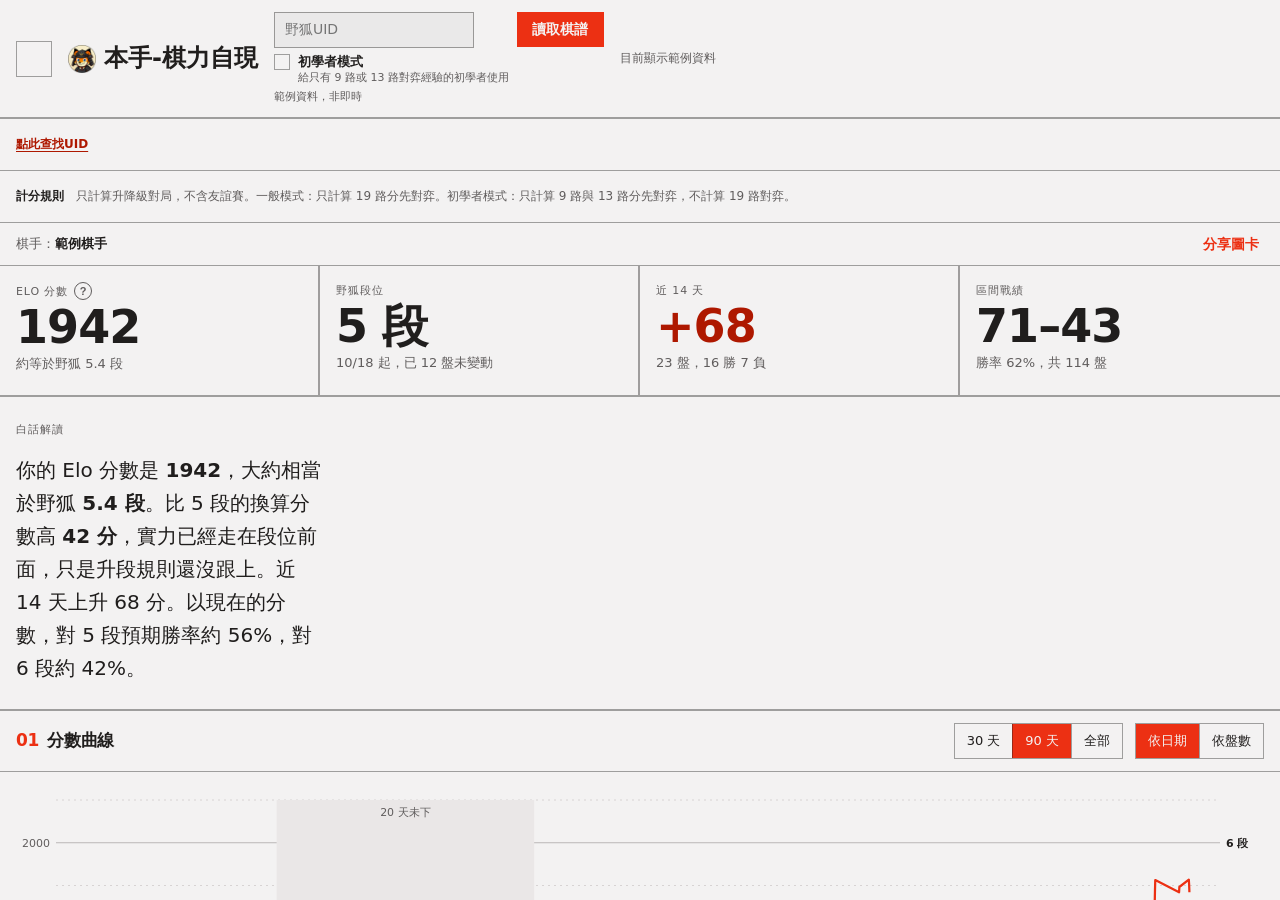
<file: index.html>
<!DOCTYPE html>
<html lang="zh-Hant">
<head>
<meta charset="utf-8">
<meta http-equiv="refresh" content="0; url=野狐棋力追蹤.html">
<link rel="icon" type="image/png" href="benshou-icon.png">
<title>本手-棋力自現</title>
</head>
<body><a href="野狐棋力追蹤.html">開啟本手-棋力自現</a></body>
</html>
</file>
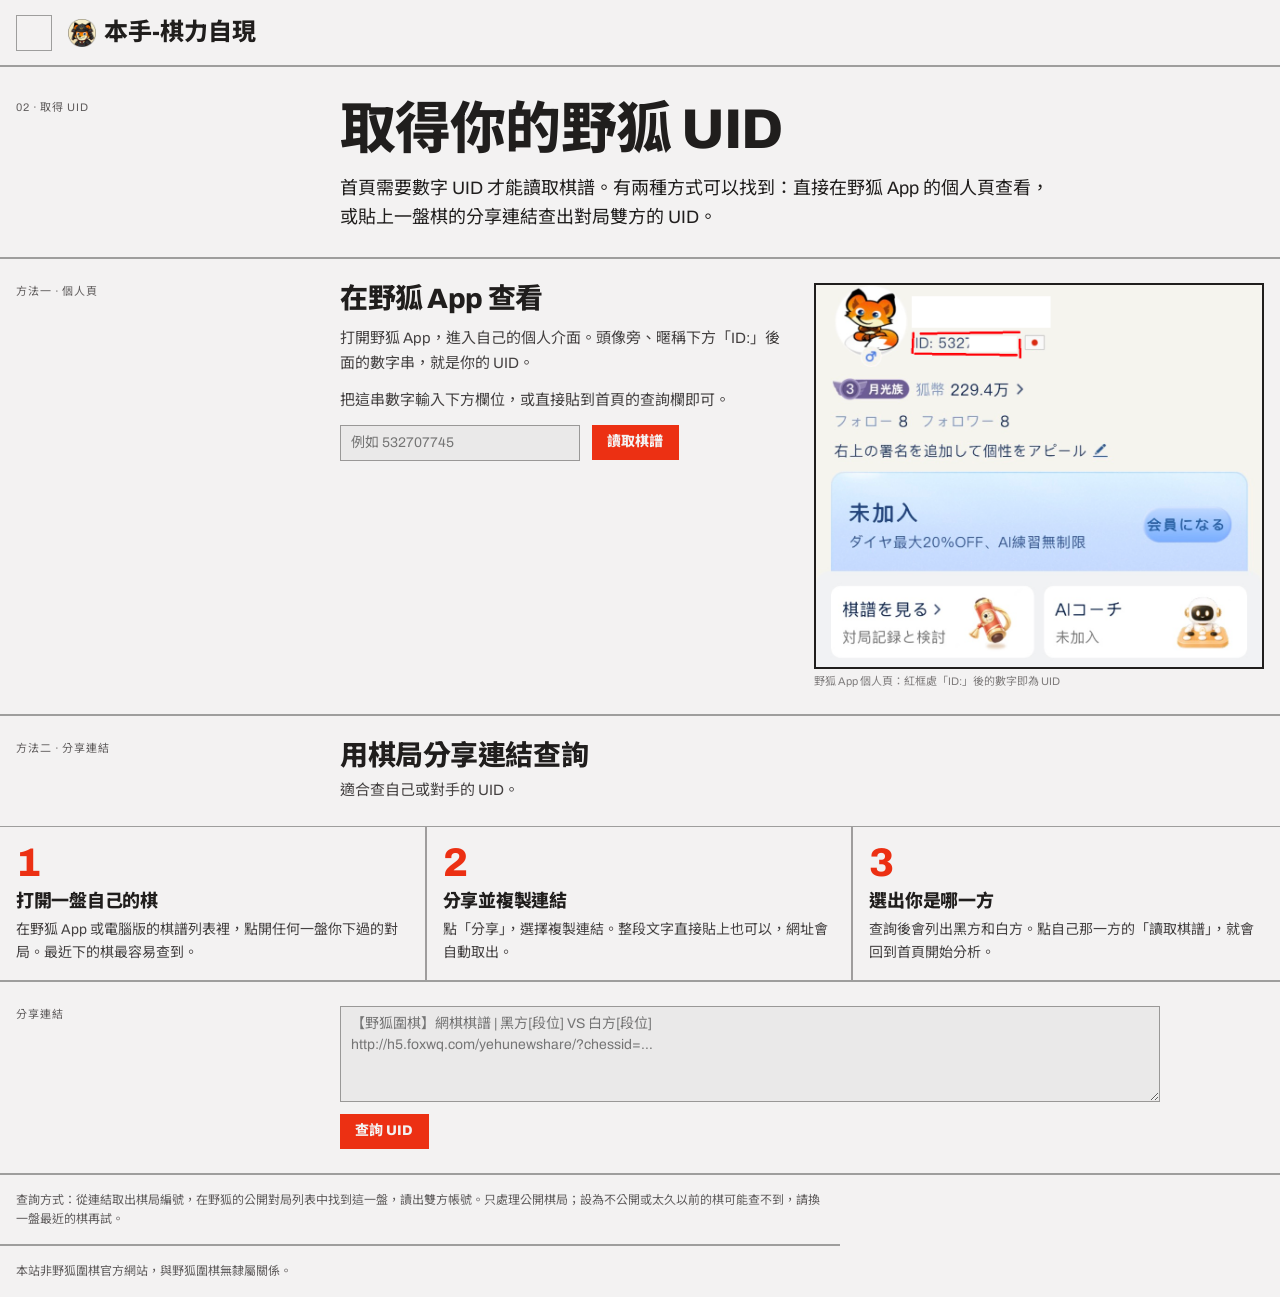
<file: 取得UID.html>
<!doctype html>
<html lang="zh-Hant">
<head>
<meta charset="utf-8">
<meta name="viewport" content="width=device-width, initial-scale=1">
<title>取得 UID — 本手-棋力自現</title>
<link rel="icon" type="image/png" href="benshou-icon.png">
<link rel="apple-touch-icon" href="benshou-icon.png">
<link rel="stylesheet" href="styles.css">
<link rel="stylesheet" href="https://fonts.googleapis.com/css2?family=Noto+Sans+TC:wght@400;600;800&display=swap">
<link rel="stylesheet" href="fox-site.css">
<style>
body,h1,h2,h3,.btn,.input,.nav-brand{font-family:"Archivo","Noto Sans TC",system-ui,sans-serif}
a{color:var(--color-accent-700)}a:hover{color:var(--color-accent-800)}
[hidden]{display:none!important}.btn{white-space:nowrap}
.wrap{max-width:1320px;margin:0 auto}
.lbl{font-size:11px;letter-spacing:.08em;text-transform:uppercase;color:var(--color-neutral-700)}
.head{padding:var(--space-8) var(--space-4) var(--space-6);border-bottom:2px solid var(--color-divider);display:grid;grid-template-columns:minmax(0,1fr) minmax(0,3fr);gap:var(--space-4)}
.head h1{font-size:56px;margin:0 0 var(--space-3)}
.head p{font-size:18px;line-height:1.65;max-width:40em;margin:0;text-wrap:pretty}
.app{display:grid;grid-template-columns:minmax(0,1fr) minmax(0,3fr);gap:var(--space-4);padding:var(--space-6) var(--space-4);border-bottom:2px solid var(--color-divider)}
.app-body{display:grid;grid-template-columns:minmax(0,1fr) minmax(0,1fr);gap:var(--space-6);align-items:start}
.app-text{display:flex;flex-direction:column;gap:var(--space-3)}.app-text h2,.app h2{font-size:28px;margin:0}.app-text p{font-size:15px;line-height:1.65;margin:0;color:var(--color-neutral-800);max-width:32em}
.app-shot img{width:100%;max-width:480px;border:2px solid var(--color-text)}
.cols{display:grid;grid-template-columns:repeat(3,minmax(0,1fr));border-bottom:2px solid var(--color-divider)}
.step{padding:var(--space-4);border-right:2px solid var(--color-divider);display:flex;flex-direction:column;gap:var(--space-2)}
.step:last-child{border-right:0}
.step-n{font-family:var(--font-heading);font-weight:800;font-size:40px;line-height:1;color:var(--color-accent)}
.step h3{font-size:18px;margin:0}
.step p{font-size:14px;line-height:1.6;margin:0;color:var(--color-neutral-800)}
.form{padding:var(--space-6) var(--space-4);border-bottom:2px solid var(--color-divider);display:grid;grid-template-columns:minmax(0,1fr) minmax(0,3fr);gap:var(--space-4)}
.form-main{display:flex;flex-direction:column;gap:var(--space-3);max-width:820px}
.form textarea.input{min-height:96px;font-size:14px;line-height:1.5}
.form-row{display:flex;gap:var(--space-3);align-items:center;flex-wrap:wrap}
.status{font-size:14px;color:var(--color-neutral-700)}
.status.err{color:var(--color-accent-700)}
.result{display:grid;grid-template-columns:repeat(2,minmax(0,1fr));border-bottom:2px solid var(--color-divider)}
.player{padding:var(--space-6) var(--space-4);border-right:2px solid var(--color-divider);display:flex;flex-direction:column;gap:var(--space-2);min-width:0}
.player:last-child{border-right:0}
.player-name{font-family:var(--font-heading);font-weight:800;font-size:28px;line-height:1.15;overflow-wrap:anywhere}
.player-name small{font-size:16px;font-weight:600;color:var(--color-neutral-700);margin-left:var(--space-2)}
.uid{font-family:var(--font-heading);font-weight:800;font-size:44px;line-height:1;letter-spacing:-.01em;font-variant-numeric:tabular-nums}
.player .form-row{margin-top:var(--space-3)}
.game{padding:var(--space-3) var(--space-4);font-size:13px;color:var(--color-neutral-700);border-bottom:1px solid var(--color-divider)}
.foot{padding:var(--space-4);font-size:12px;color:var(--color-neutral-700);max-width:70em;margin:0}
@media (max-width:900px){.app,.app-body{grid-template-columns:minmax(0,1fr)}.head,.form{grid-template-columns:minmax(0,1fr)}.head h1{font-size:40px}.cols,.result{grid-template-columns:minmax(0,1fr)}.step,.player{border-right:0;border-bottom:2px solid var(--color-divider)}.step:last-child,.player:last-child{border-bottom:0}}
</style>
</head>
<body>
<div class="wrap">
<nav class="nav">
<button type="button" class="menu-btn" aria-label="選單" aria-expanded="false" aria-controls="menu"><span></span><span></span><span></span></button>
<div class="menu-panel" id="menu" hidden><a href="野狐棋力追蹤.html"><b>01</b>首頁<span>棋力曲線</span></a><a href="取得UID.html" aria-current="page"><b>02</b>取得 UID<span>用分享連結查詢</span></a><a href="比較.html"><b>03</b>棋手對決<span>兩人曲線與獎牌</span></a></div>
<span class="nav-brand" style="display:flex;align-items:center;gap:8px;height:41px;font-size:24px"><img src="benshou-icon.png" alt="" width="28" height="28" style="display:block">本手-棋力自現</span>
</nav>
<section class="head">
<span class="lbl">02 · 取得 UID</span>
<div>
<h1>取得你的野狐 UID</h1>
<p>首頁需要數字 UID 才能讀取棋譜。有兩種方式可以找到：直接在野狐 App 的個人頁查看，或貼上一盤棋的分享連結查出對局雙方的 UID。</p>
</div>
</section>
<section class="app">
<span class="lbl">方法一 · 個人頁</span>
<div class="app-body">
<div class="app-text">
<h2>在野狐 App 查看</h2>
<p>打開野狐 App，進入自己的個人介面。頭像旁、暱稱下方「ID:」後面的數字串，就是你的 UID。</p>
<p>把這串數字輸入下方欄位，或直接貼到首頁的查詢欄即可。</p>
<div class="form-row"><input class="input" id="uidIn" inputmode="numeric" placeholder="例如 532707745" aria-label="野狐 UID" style="max-width:240px"><button type="button" class="btn btn-primary" id="uidGo">讀取棋譜</button></div>
</div>
<figure class="app-shot"><img src="fox-uid-profile.png" alt="野狐 App 個人頁，頭像旁的 ID 數字串即為 UID"><figcaption>野狐 App 個人頁：紅框處「ID:」後的數字即為 UID</figcaption></figure>
</div>
</section>
<section class="app" style="border-bottom:1px solid var(--color-divider)">
<span class="lbl">方法二 · 分享連結</span>
<div><h2 style="margin:0">用棋局分享連結查詢</h2><p style="margin:var(--space-2) 0 0;font-size:15px;color:var(--color-neutral-800)">適合查自己或對手的 UID。</p></div>
</section>
<section class="cols">
<div class="step"><span class="step-n">1</span><h3>打開一盤自己的棋</h3><p>在野狐 App 或電腦版的棋譜列表裡，點開任何一盤你下過的對局。最近下的棋最容易查到。</p></div>
<div class="step"><span class="step-n">2</span><h3>分享並複製連結</h3><p>點「分享」，選擇複製連結。整段文字直接貼上也可以，網址會自動取出。</p></div>
<div class="step"><span class="step-n">3</span><h3>選出你是哪一方</h3><p>查詢後會列出黑方和白方。點自己那一方的「讀取棋譜」，就會回到首頁開始分析。</p></div>
</section>
<section class="form">
<span class="lbl">分享連結</span>
<div class="form-main">
<textarea class="input" id="link" placeholder="【野狐圍棋】網棋棋譜 | 黑方[段位] VS 白方[段位]&#10;http://h5.foxwq.com/yehunewshare/?chessid=…" aria-label="野狐分享連結"></textarea>
<div class="form-row"><button type="button" class="btn btn-primary" id="go">查詢 UID</button><span class="status" id="status"></span></div>
</div>
</section>
<div id="out" hidden>
<div class="game" id="game"></div>
<section class="result" id="players"></section>
</div>
<p class="foot">查詢方式：從連結取出棋局編號，在野狐的公開對局列表中找到這一盤，讀出雙方帳號。只處理公開棋局；設為不公開或太久以前的棋可能查不到，請換一盤最近的棋再試。</p>
<p class="foot" style="border-top:2px solid var(--color-divider)">本站非野狐圍棋官方網站，與野狐圍棋無隸屬關係。</p>
</div>
<script src="fox-menu.js"></script>
<script src="fox-uid.js"></script>
</body>
</html>
</file>
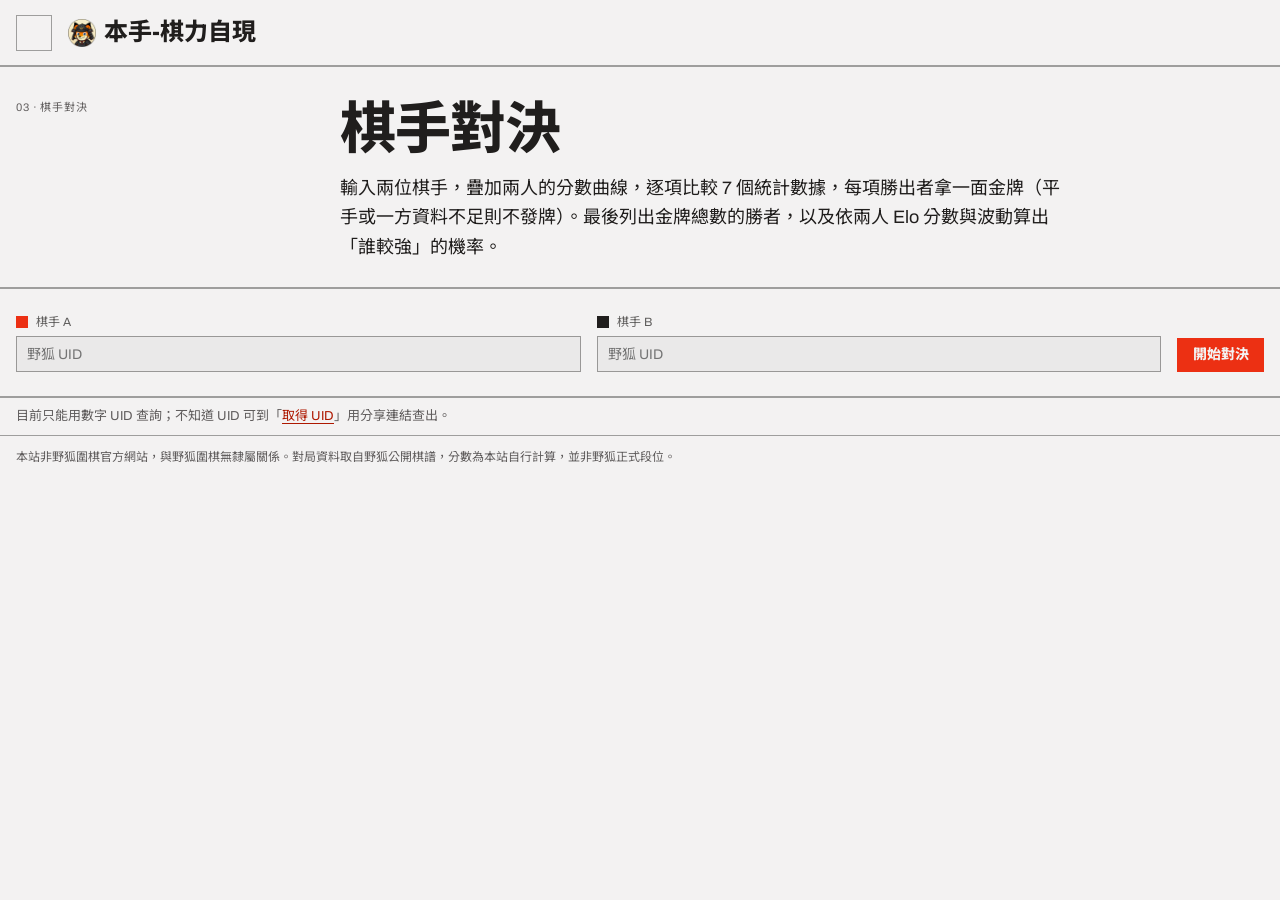
<file: 比較.html>
<!doctype html>
<html lang="zh-Hant">
<head>
<meta charset="utf-8">
<meta name="viewport" content="width=device-width, initial-scale=1">
<title>棋手對決 — 本手-棋力自現</title>
<link rel="icon" type="image/png" href="benshou-icon.png">
<link rel="apple-touch-icon" href="benshou-icon.png">
<link rel="stylesheet" href="styles.css">
<link rel="stylesheet" href="https://fonts.googleapis.com/css2?family=Noto+Sans+TC:wght@400;600;800&display=swap">
<link rel="stylesheet" href="fox-site.css">
<style>
:root{--gold:oklch(0.8 0.14 85);--gold-ink:oklch(0.38 0.08 70)}
body,h1,h2,h3,.btn,.input,.nav-brand{font-family:"Archivo","Noto Sans TC",system-ui,sans-serif}
a{color:var(--color-accent-700)}a:hover{color:var(--color-accent-800)}
[hidden]{display:none!important}.btn{white-space:nowrap}
.num{font-variant-numeric:tabular-nums}
.wrap{max-width:1320px;margin:0 auto}
.lbl{font-size:11px;letter-spacing:.08em;text-transform:uppercase;color:var(--color-neutral-700)}
.head{padding:var(--space-8) var(--space-4) var(--space-6);border-bottom:2px solid var(--color-divider);display:grid;grid-template-columns:minmax(0,1fr) minmax(0,3fr);gap:var(--space-4)}
.head h1{font-size:56px;margin:0 0 var(--space-3)}
.head p{font-size:18px;line-height:1.65;max-width:40em;margin:0;text-wrap:pretty}
.form{display:grid;grid-template-columns:minmax(0,1fr) minmax(0,1fr) auto;gap:var(--space-4);align-items:end;padding:var(--space-6) var(--space-4);border-bottom:2px solid var(--color-divider)}
.form .field>label{display:flex;gap:var(--space-2);align-items:center}
.dot{width:12px;height:12px;display:inline-block}
.status{padding:var(--space-2) var(--space-4);font-size:13px;color:var(--color-neutral-700);border-bottom:1px solid var(--color-divider)}
.status.err{color:var(--color-accent-700)}
.vs{display:grid;grid-template-columns:minmax(0,1fr) auto minmax(0,1fr);border-bottom:2px solid var(--color-divider)}
.side{padding:var(--space-6) var(--space-4);display:flex;flex-direction:column;gap:var(--space-2);min-width:0}
.side+.vs-mid{border-left:2px solid var(--color-divider)}
.vs-mid{display:grid;place-items:center;padding:0 var(--space-6);border-right:2px solid var(--color-divider);font-family:var(--font-heading);font-weight:800;font-size:32px;color:var(--color-neutral-500)}
.side-name{font-family:var(--font-heading);font-weight:800;font-size:32px;line-height:1.15;overflow-wrap:anywhere;display:flex;align-items:center;gap:var(--space-2)}
.side-score{font-family:var(--font-heading);font-weight:800;font-size:56px;line-height:1;letter-spacing:-.02em}
.side-score small{font-size:18px;font-weight:600;color:var(--color-neutral-700);margin-left:var(--space-2)}
.side-sub{font-size:13px;color:var(--color-neutral-700)}
.medals{display:flex;gap:6px;flex-wrap:wrap;min-height:28px;align-items:center}
.medal{width:26px;height:26px;border-radius:50%;background:var(--gold);color:var(--gold-ink);display:inline-grid;place-items:center;font-size:12px;font-weight:800;box-shadow:inset 0 0 0 2px color-mix(in oklch,var(--gold) 70%,black)}
.medal.lg{width:40px;height:40px;font-size:15px}
.sec-head{display:flex;align-items:center;gap:var(--space-3);flex-wrap:wrap;padding:var(--space-3) var(--space-4);border-bottom:1px solid var(--color-divider)}
.sec-head h2{font-size:17px;margin:0;margin-right:auto;display:flex;gap:var(--space-2)}
.sec-head h2 span{color:var(--color-accent)}
.block{border-bottom:2px solid var(--color-divider)}
.chart{padding:var(--space-4)}
.chart svg{display:block;width:100%;overflow:visible}
.chart svg text{font-family:"Archivo","Noto Sans TC",system-ui,sans-serif;fill:var(--color-neutral-700);font-size:11px}
.legend{display:flex;gap:var(--space-4);flex-wrap:wrap;font-size:12px;color:var(--color-neutral-700);padding:0 var(--space-4) var(--space-3)}
.legend i{display:inline-block;width:18px;height:3px;margin-right:6px;vertical-align:3px}
.odds{display:grid;grid-template-columns:minmax(0,1fr) minmax(0,3fr);gap:var(--space-4);padding:var(--space-4);align-items:center}
.odds-bar{display:flex;height:28px;font-size:13px;font-weight:600}
.odds-bar div{display:flex;align-items:center;padding:0 var(--space-2);min-width:0;white-space:nowrap;overflow:hidden}
.note{font-size:14px;line-height:1.6;padding:0 var(--space-4) var(--space-4);margin:0;max-width:60em}
.cats{display:grid}
.cat{display:grid;grid-template-columns:48px minmax(0,2fr) minmax(0,1fr) minmax(0,1fr);gap:var(--space-3);align-items:center;padding:var(--space-3) var(--space-4);border-bottom:1px solid var(--color-divider);min-height:72px}
.cat-n{font-family:var(--font-heading);font-weight:800;font-size:22px;color:var(--color-accent)}
.cat h3{font-size:16px;margin:0}
.cat p{font-size:12px;margin:2px 0 0;color:var(--color-neutral-700)}
.val{display:flex;align-items:center;gap:var(--space-2);font-family:var(--font-heading);font-weight:800;font-size:24px;font-variant-numeric:tabular-nums}
.val small{font-size:12px;font-weight:400;color:var(--color-neutral-700)}
.val.lose{color:var(--color-neutral-600)}
.cat.locked .val{color:var(--color-neutral-400)}
.cat.locked h3{color:var(--color-neutral-600)}
.cat.now{background:color-mix(in srgb,var(--color-accent) 6%,transparent)}
.cat-head{display:grid;grid-template-columns:48px minmax(0,2fr) minmax(0,1fr) minmax(0,1fr);gap:var(--space-3);padding:var(--space-2) var(--space-4);border-bottom:2px solid var(--color-divider)}
.actions{display:flex;gap:var(--space-3);padding:var(--space-4);flex-wrap:wrap;align-items:center}
.lbl-q{display:flex;align-items:center;gap:6px}.q{width:18px;height:18px;padding:0;border:1.5px solid currentColor;border-radius:50%;background:transparent;color:inherit;font:600 11px/1 "Archivo",sans-serif;cursor:help;display:inline-grid;place-items:center}.q:hover,.q:focus-visible{background:var(--color-bg);color:var(--color-accent-700);border-color:var(--color-bg)}
.tip{position:fixed;z-index:40;pointer-events:none;background:var(--color-text);color:var(--color-bg);font-size:12px;line-height:1.6;padding:8px 12px;opacity:0;transition:opacity .1s;max-width:340px}.tip.on{opacity:1}
.vgrid{display:grid;grid-template-columns:repeat(2,minmax(0,1fr));gap:var(--space-6)}.vgrid>div{display:flex;flex-direction:column;gap:var(--space-2);min-width:0}.vgrid>div+div{border-left:2px solid color-mix(in srgb,var(--color-bg) 50%,transparent);padding-left:var(--space-6)}.verdict .vgrid h2{font-size:44px}.verdict .vgrid p{font-size:15px}
.side .tag{align-self:flex-start}
.verdict{background:var(--color-accent-700);color:var(--color-bg);padding:var(--space-8) var(--space-4);display:grid;grid-template-columns:minmax(0,1fr) minmax(0,3fr);gap:var(--space-4)}
.verdict .lbl{color:var(--color-bg)}
.verdict h2{font-size:64px;line-height:1.05;margin:0 0 var(--space-3);display:flex;align-items:center;gap:var(--space-3);flex-wrap:wrap}
.verdict p{font-size:18px;line-height:1.6;margin:0;max-width:40em}
.table td.num,.table th.num{text-align:right}
.table tr.total td{font-weight:800;border-bottom:2px solid var(--color-divider);font-size:16px;background:var(--color-accent-100)}
.gold-chip{display:inline-block;padding:4px 12px;background:var(--color-neutral-300);color:var(--color-text);font-weight:800}
.gold-chip.win{background:var(--color-accent-700);color:var(--color-bg)}
.warn-chip{display:inline-block;margin-left:8px;padding:2px 8px;background:var(--color-text);color:var(--color-bg);font-size:12px;font-weight:800;letter-spacing:.02em;white-space:nowrap}
.formula{padding:var(--space-4);display:grid;grid-template-columns:minmax(0,1fr) minmax(0,3fr);gap:var(--space-4);border-bottom:2px solid var(--color-divider)}
.disc{font-size:12px;color:var(--color-neutral-700);padding:var(--space-3) var(--space-4) var(--space-6);margin:0}
@media (max-width:900px){.vgrid{grid-template-columns:minmax(0,1fr)}.vgrid>div+div{border-left:0;padding-left:0;border-top:2px solid color-mix(in srgb,var(--color-bg) 50%,transparent);padding-top:var(--space-4)}.head,.odds,.verdict,.formula{grid-template-columns:minmax(0,1fr)}.head h1{font-size:40px}.form{grid-template-columns:minmax(0,1fr)}.cat,.cat-head{grid-template-columns:32px minmax(0,1.4fr) minmax(0,1fr) minmax(0,1fr)}.side-score{font-size:40px}.side-name{font-size:24px}.vs-mid{padding:0 var(--space-3);font-size:20px}.verdict h2{font-size:40px}}
</style>
</head>
<body>
<div class="wrap">
<nav class="nav">
<button type="button" class="menu-btn" aria-label="選單" aria-expanded="false" aria-controls="menu"><span></span><span></span><span></span></button>
<div class="menu-panel" id="menu" hidden><a href="野狐棋力追蹤.html"><b>01</b>首頁<span>棋力曲線</span></a><a href="取得UID.html"><b>02</b>取得 UID<span>用分享連結查詢</span></a><a href="比較.html" aria-current="page"><b>03</b>棋手對決<span>兩人曲線與獎牌</span></a></div>
<span class="nav-brand" style="display:flex;align-items:center;gap:8px;height:41px;font-size:24px"><img src="benshou-icon.png" alt="" width="28" height="28" style="display:block">本手-棋力自現</span>
</nav>
<section class="head">
<span class="lbl">03 · 棋手對決</span>
<div>
<h1>棋手對決</h1>
<p>輸入兩位棋手，疊加兩人的分數曲線，逐項比較 7 個統計數據，每項勝出者拿一面金牌（平手或一方資料不足則不發牌）。最後列出金牌總數的勝者，以及依兩人 Elo 分數與波動算出「誰較強」的機率。</p>
</div>
</section>
<section class="form">
<div class="field"><label for="ia"><i class="dot" style="background:var(--color-accent)"></i>棋手 A</label><input class="input" id="ia" placeholder="野狐 UID"></div>
<div class="field"><label for="ib"><i class="dot" style="background:var(--color-text)"></i>棋手 B</label><input class="input" id="ib" placeholder="野狐 UID"></div>
<button type="button" class="btn btn-primary" id="go">開始對決</button>
</section>
<div class="status" id="status">目前只能用數字 UID 查詢；不知道 UID 可到「<a href="取得UID.html">取得 UID</a>」用分享連結查出。</div>
<div id="out" hidden>
<section class="vs">
<div class="side" id="sideA"></div>
<div class="vs-mid">VS</div>
<div class="side" id="sideB"></div>
</section>
<section class="block">
<div class="sec-head"><h2><span>01</span>分數曲線</h2><span class="lbl">Elo 分數</span></div>
<div class="chart" id="cmp"></div>
<div class="legend" id="cmpLegend"></div>
</section>
<section class="block">
<div class="odds"><span class="lbl">依目前分數的預期勝率</span><div class="odds-bar" id="odds"></div></div>
<p class="note" id="h2h"></p>
</section>
<section class="block">
<div class="sec-head"><h2><span>02</span>逐項比較</h2><span class="lbl" id="progress"></span></div>
<div class="cat-head lbl"><span></span><span>項目</span><span id="hA">A</span><span id="hB">B</span></div>
<div class="cats" id="cats"></div>
<div class="actions"><button type="button" class="btn btn-primary" id="next">揭曉第 1 項</button><button type="button" class="btn btn-secondary" id="all">全部揭曉</button></div>
</section>
<div id="final" hidden>
<section class="verdict" id="verdict"></section>
<section class="formula">
<span class="lbl">含金量分數（參考）</span>
<div>
<p class="note" id="goldNote" style="padding:0 0 var(--space-3);font-weight:600"></p>
<table class="table" id="ftab"></table>
<p class="note" style="padding:var(--space-3) 0 0">保守分數取 Elo 分數減去近 30 盤的分數波動 σ（標準差），起伏大、不穩定的分數會被打折。對手強度加權為（平均對手分數 − 自己分數）× 0.25：常找比自己強的對手下會加分，常下比自己弱的會扣分。打低比例是對上比自己低 2 段以上對手的盤數占比，每 10% 扣 4 分。金牌數只用來呈現各項表現，不計入含金量。</p>
</div>
</section>
</div>
</div>
<p class="disc">本站非野狐圍棋官方網站，與野狐圍棋無隸屬關係。對局資料取自野狐公開棋譜，分數為本站自行計算，並非野狐正式段位。</p>
</div>
<script src="fox-menu.js"></script>
<script src="fox-import.js"></script>
<script src="fox-engine.js"></script>
<script src="fox-compare.js"></script>
</body>
</html>
</file>
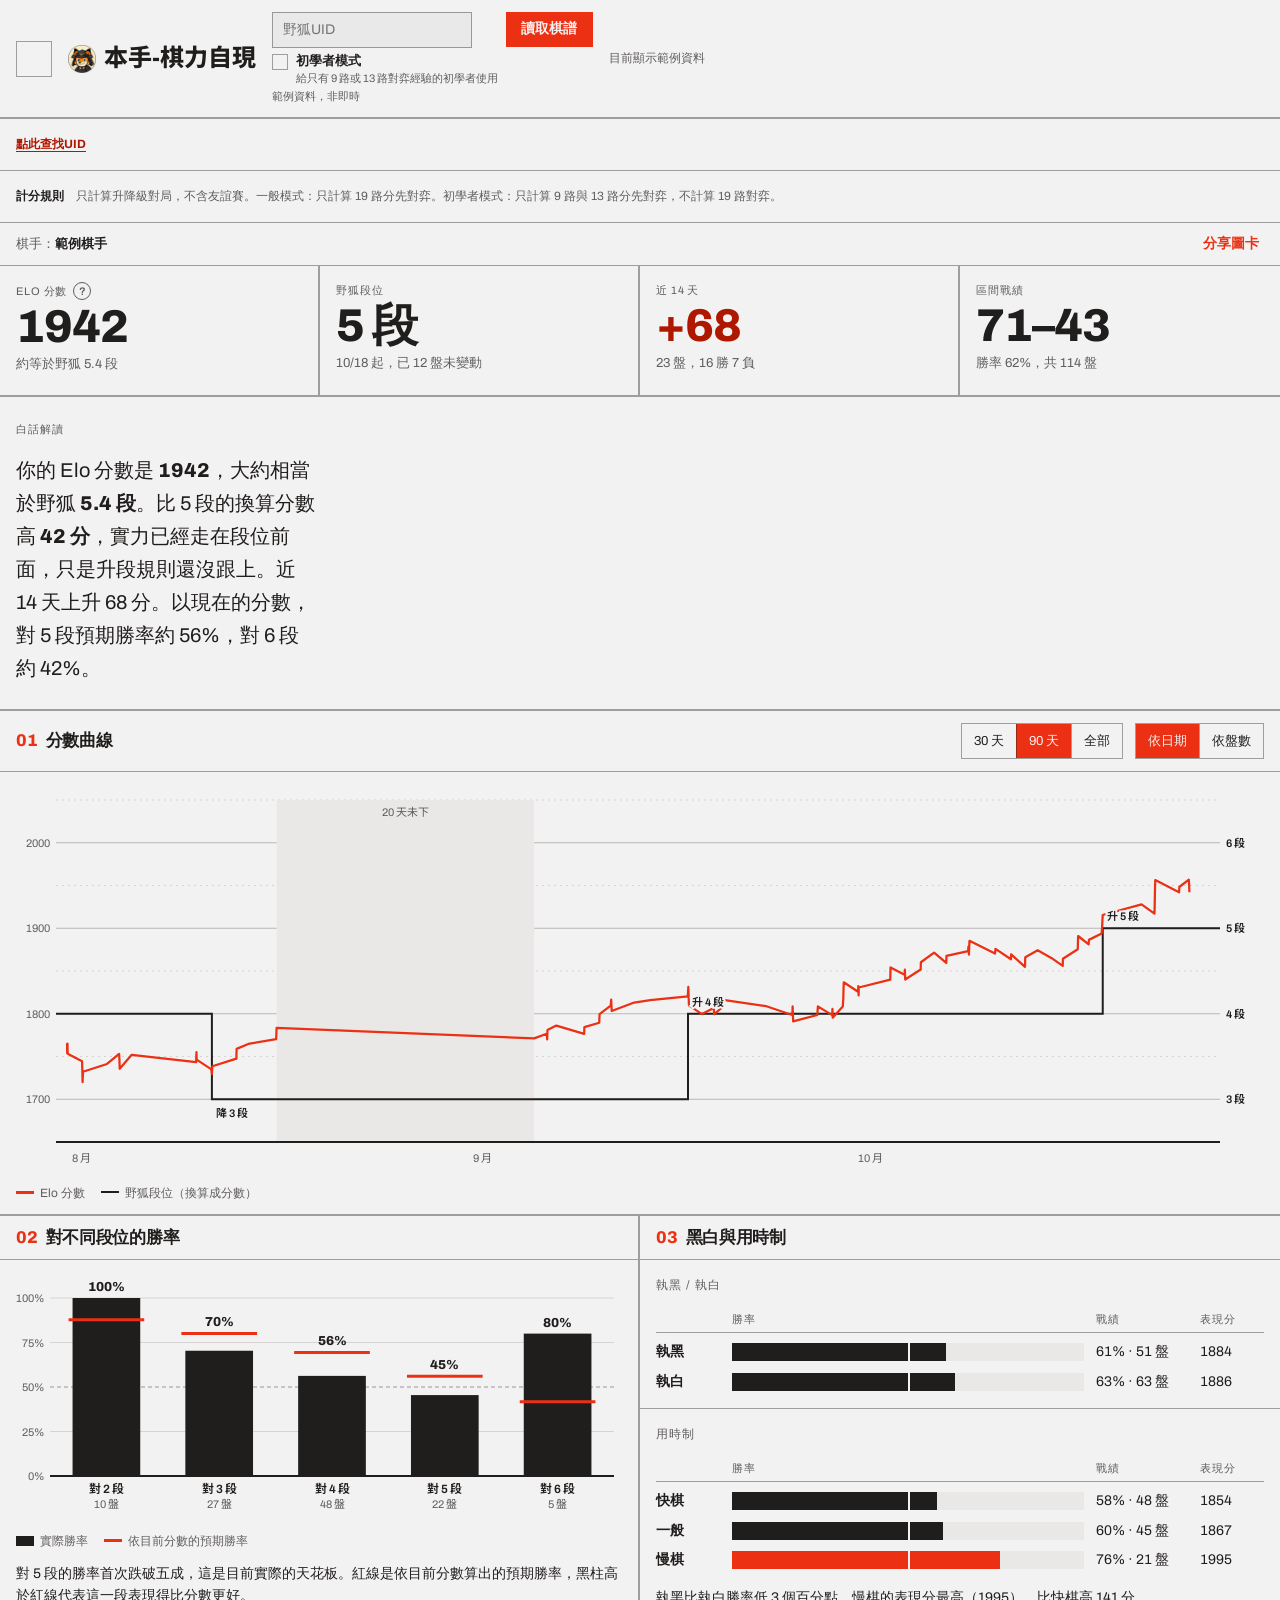
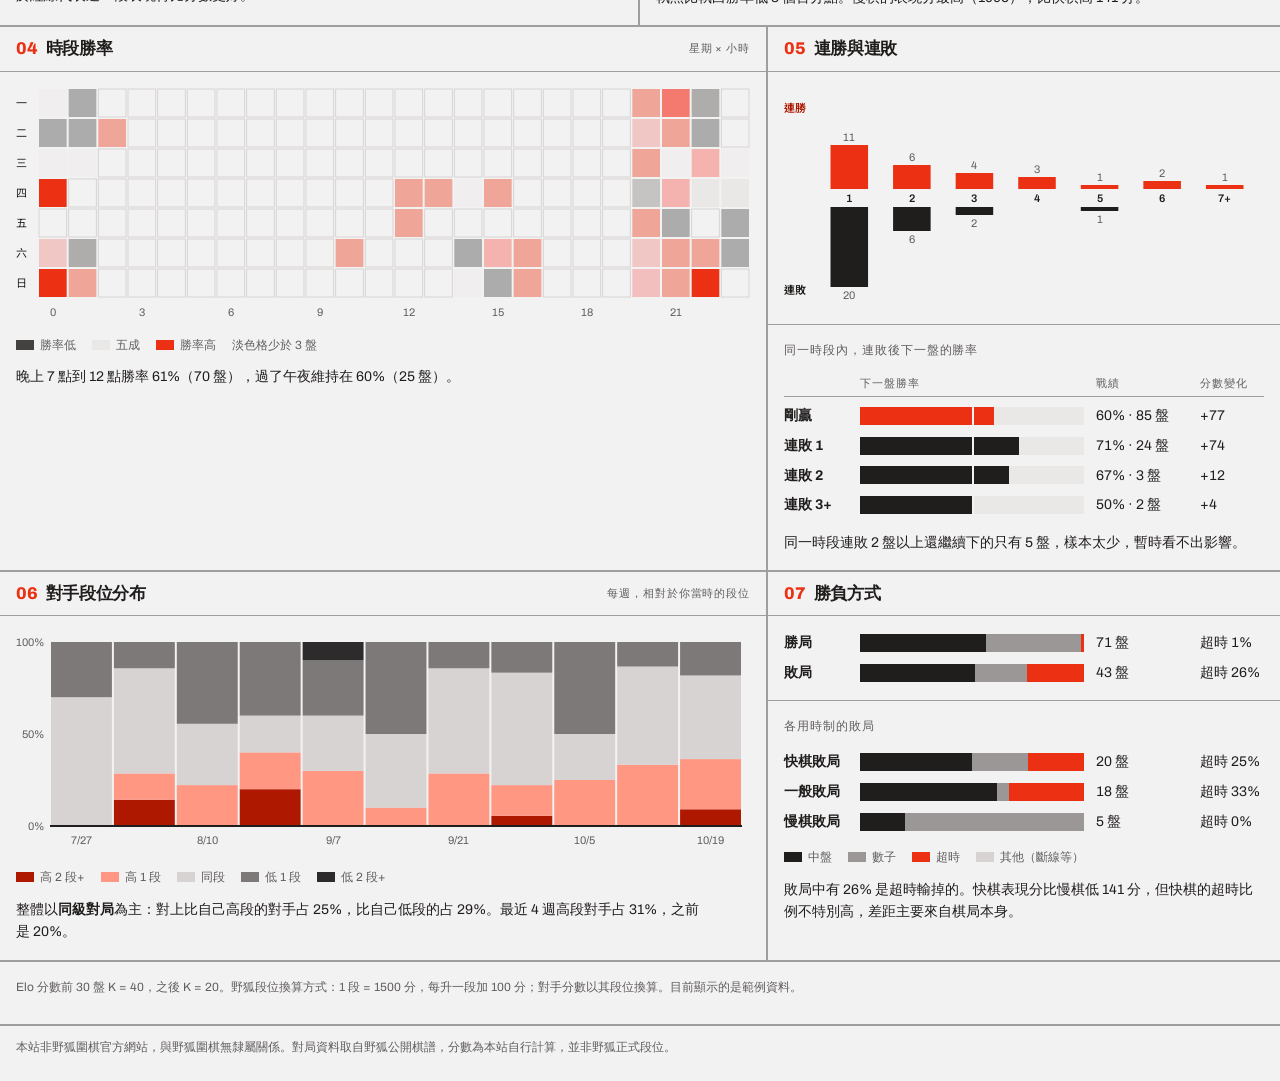
<file: 野狐棋力追蹤.html>
<!doctype html>
<html lang="zh-Hant">
<head>
<meta charset="utf-8">
<meta name="viewport" content="width=device-width, initial-scale=1">
<title>本手-棋力自現</title>
<link rel="icon" type="image/png" href="benshou-icon.png">
<link rel="apple-touch-icon" href="benshou-icon.png">
<link rel="stylesheet" href="styles.css">
<link rel="stylesheet" href="https://fonts.googleapis.com/css2?family=Noto+Sans+TC:wght@400;600;800&display=swap">
<link rel="stylesheet" href="fox-site.css">
<style>
body,h1,h2,h3,h4,h5,h6,.btn,.input,.nav .nav-brand{margin-right:0}.nav .seg{margin-right:auto}.nav-brand{font-family:"Archivo","Noto Sans TC",system-ui,sans-serif}
a{color:var(--color-accent-700)}a:hover{color:var(--color-accent-800)}
.num{font-variant-numeric:tabular-nums}
.wrap{max-width:1320px;margin:0 auto}
[hidden]{display:none!important}.nav{flex-wrap:wrap}.btn,.seg-opt{white-space:nowrap}
.nav-acct{display:flex;align-items:center;gap:var(--space-2)}
.nav-acct{flex-wrap:wrap}.nav-acct .input{width:200px}.who{font-size:13px;color:var(--color-neutral-700);padding:var(--space-2) var(--space-4);border-bottom:1px solid var(--color-divider)}.who b{color:var(--color-text)}
.check{display:flex;align-items:flex-start;gap:8px;cursor:pointer;font-size:13px;line-height:1.35;max-width:280px;margin-top:2px}.check input{position:absolute;opacity:0;width:0;height:0}.check .box{width:16px;height:16px;flex:none;margin-top:1px;border:1.5px solid var(--color-divider);background:var(--color-bg);display:grid;place-items:center}.check:hover .box{border-color:var(--color-accent)}.check input:checked+.box{background:var(--color-accent);border-color:var(--color-accent)}.check input:checked+.box::after{content:"";width:8px;height:4px;border:2px solid var(--color-bg);border-top:0;border-right:0;transform:translateY(-1px) rotate(-45deg)}.check input:focus-visible+.box{outline:2px solid var(--color-accent);outline-offset:2px}.check small{display:block;font-size:11px;color:var(--color-neutral-700);text-wrap:balance}
.acct-col{display:flex;flex-direction:column;gap:3px}.upd{font-size:11px;color:var(--color-neutral-700)}.nav-acct{align-items:flex-start}
.who{display:flex;align-items:center;justify-content:space-between;gap:var(--space-3);padding-top:var(--space-1)!important;padding-bottom:var(--space-1)!important}
.stack{display:flex;height:18px;background:var(--color-neutral-200)}.stack>div{height:100%}
.disc{font-size:12px;color:var(--color-neutral-700);padding:var(--space-3) var(--space-4) var(--space-6);border-top:2px solid var(--color-divider);margin:0}
.card-dlg canvas{width:100%;height:auto;display:block;border:1px solid var(--color-divider)}.card-dlg{width:min(560px,100%)}
.nav-sync{font-size:12px;color:var(--color-neutral-700)}
.stats{display:grid;grid-template-columns:repeat(4,minmax(0,1fr));border-bottom:2px solid var(--color-divider)}
.stat{padding:var(--space-4);border-right:2px solid var(--color-divider);display:flex;flex-direction:column;gap:var(--space-1);min-width:0}
.stat:last-child{border-right:0}
.lbl-q{display:flex;align-items:center;gap:6px}.q{width:18px;height:18px;padding:0;border:1.5px solid var(--color-neutral-700);border-radius:50%;background:transparent;color:var(--color-neutral-700);font:600 11px/1 "Archivo",sans-serif;cursor:help;display:inline-grid;place-items:center}.q:hover,.q:focus-visible{border-color:var(--color-accent);color:var(--color-bg);background:var(--color-accent)}.lbl{font-size:11px;letter-spacing:.08em;text-transform:uppercase;color:var(--color-neutral-700)}
.stat-value{font-family:var(--font-heading);font-weight:800;font-size:46px;line-height:1;letter-spacing:-.02em;display:flex;align-items:baseline;gap:var(--space-2)}
.stat-value small{font-size:18px;font-weight:600;color:var(--color-neutral-700)}
.stat-sub{font-size:13px;color:var(--color-neutral-700)}
.up{color:var(--color-accent-700)}
.explain{padding:var(--space-6) var(--space-4);border-bottom:2px solid var(--color-divider);display:grid;grid-template-columns:minmax(0,1fr) minmax(0,3fr);gap:var(--space-4)}
.explain p{font-size:20px;line-height:1.65;margin:0;max-width:48em;text-wrap:pretty}
.explain b{font-weight:800}
.sec-head{display:flex;align-items:center;gap:var(--space-3);flex-wrap:wrap;padding:var(--space-3) var(--space-4);border-bottom:1px solid var(--color-divider)}
.sec-head h2{font-size:17px;margin:0;margin-right:auto;display:flex;gap:var(--space-2)}
.sec-head h2 span{color:var(--color-accent)}
.toolbar{display:flex;gap:var(--space-3);flex-wrap:wrap;align-items:center}
.block{border-bottom:2px solid var(--color-divider)}
.grid2{display:grid;grid-template-columns:repeat(2,minmax(0,1fr));border-bottom:2px solid var(--color-divider)}
.grid2>.cell{min-width:0;border-right:2px solid var(--color-divider)}
.grid2>.cell:last-child{border-right:0}
.grid2.wide{grid-template-columns:minmax(0,3fr) minmax(0,2fr)}
.chart{padding:var(--space-4);position:relative}
.chart svg{display:block;width:100%;overflow:visible}
.chart svg text{font-family:"Archivo","Noto Sans TC",system-ui,sans-serif;fill:var(--color-neutral-700);font-size:11px}
.note{font-size:14px;line-height:1.6;padding:0 var(--space-4) var(--space-4);margin:0;max-width:60em;text-wrap:pretty}
.legend{display:flex;gap:var(--space-4);flex-wrap:wrap;font-size:12px;color:var(--color-neutral-700);padding:0 var(--space-4) var(--space-3)}
.legend i{display:inline-block;width:18px;height:10px;margin-right:6px;vertical-align:-1px}
.rows{display:grid;gap:var(--space-2);padding:var(--space-4)}
.row{display:grid;grid-template-columns:64px minmax(0,1fr) 92px 64px;gap:var(--space-3);align-items:center;font-size:14px}
.row.head{font-size:11px;letter-spacing:.08em;color:var(--color-neutral-700);padding-bottom:var(--space-1);border-bottom:1px solid var(--color-divider)}
.track{height:18px;background:var(--color-neutral-200);position:relative}
.track .fill{position:absolute;inset:0 auto 0 0;background:var(--color-text)}
.track .fill.acc{background:var(--color-accent)}
.track .mid{position:absolute;top:-3px;bottom:-3px;left:50%;width:2px;background:var(--color-bg)}
.sub-h{font-size:12px;letter-spacing:.08em;color:var(--color-neutral-700);padding:var(--space-4) var(--space-4) 0;text-transform:uppercase}
.split{border-top:1px solid var(--color-divider)}
.tip{position:fixed;z-index:10;pointer-events:none;background:var(--color-text);color:var(--color-bg);font-size:12px;line-height:1.5;padding:6px 10px;opacity:0;transition:opacity .1s;max-width:320px}
.tip.on{opacity:1}
body.drop::after{content:"放開以匯入棋譜（SGF / CSV）";position:fixed;inset:12px;z-index:20;display:grid;place-items:center;border:2px dashed var(--color-accent);background:color-mix(in srgb,var(--color-bg) 88%,transparent);font:800 24px "Archivo","Noto Sans TC",sans-serif;color:var(--color-accent-700);pointer-events:none}
.foot{padding:var(--space-4);font-size:12px;color:var(--color-neutral-700);max-width:70em}
@media (max-width:900px){.stats{grid-template-columns:repeat(2,minmax(0,1fr))}.stat:nth-child(2){border-right:0}.stat:nth-child(-n+2){border-bottom:2px solid var(--color-divider)}.grid2,.grid2.wide{grid-template-columns:minmax(0,1fr)}.grid2>.cell{border-right:0;border-bottom:2px solid var(--color-divider)}.grid2>.cell:last-child{border-bottom:0}.explain{grid-template-columns:minmax(0,1fr)}.stat-value{font-size:36px}}
</style>
</head>
<body>
<div class="wrap">
<nav class="nav">
<button type="button" class="menu-btn" aria-label="選單" aria-expanded="false" aria-controls="menu"><span></span><span></span><span></span></button>
<span class="nav-brand" style="display:flex;align-items:center;gap:8px;height:41px;border-radius:0px;font-size:24px"><img src="benshou-icon.png" alt="" width="28" height="28" style="display:block">本手-棋力自現</span>
<div class="menu-panel" id="menu" hidden><a href="野狐棋力追蹤.html" aria-current="page"><b>01</b>首頁<span>棋力曲線</span></a><a href="取得UID.html"><b>02</b>取得 UID<span>用分享連結查詢</span></a><a href="比較.html"><b>03</b>棋手對決<span>兩人曲線與獎牌</span></a></div>
<div class="nav-acct">
<div class="acct-col"><input class="input" id="acct" value="" aria-label="野狐UID" placeholder="野狐UID"><label class="check"><input type="checkbox" id="beginner"><span class="box"></span><span><b>初學者模式</b><small>給只有 9 路或 13 路對弈經驗的初學者使用</small></span></label><span class="upd" id="updated">範例資料，非即時</span></div>
<button type="button" class="btn btn-primary" id="fetchBtn">讀取棋譜</button>
<input type="file" id="fileIn" multiple accept=".sgf,.csv,.txt" hidden>
<button type="button" class="btn btn-secondary" id="sampleBtn" hidden>回到範例</button>
</div>
<span class="nav-sync" id="syncNote">目前顯示範例資料</span>
</nav>
<p class="foot" style="border-bottom:1px solid var(--color-divider);max-width:none;margin:0"><a href="取得UID.html" style="font-weight:700">點此查找UID</a></p>
<p class="foot" style="border-bottom:1px solid var(--color-divider);max-width:none;margin:0"><b style="color:var(--color-text)">計分規則</b>　只計算升降級對局，不含友誼賽。一般模式：只計算 19 路分先對弈。初學者模式：只計算 9 路與 13 路分先對弈，不計算 19 路對弈。</p>
<div class="who"><span>棋手：<b id="who">範例棋手</b></span><button type="button" class="btn btn-ghost" id="cardBtn">分享圖卡</button></div>
<section class="stats">
<div class="stat"><span class="lbl lbl-q"><span id="sLbl">Elo 分數</span><button type="button" class="q" aria-label="什麼是 Elo 分數" data-tip="&lt;b&gt;Elo 分數&lt;/b&gt;&lt;br&gt;依每盤勝負與對手段位計算的連續分數。贏了比自己強的對手加得多、輸給比自己弱的對手扣得多。每盤最多加減 K 分：前 30 盤 K = 40，讓分數快速就位；之後 K = 20，分數較穩定。&lt;br&gt;&lt;br&gt;分數與野狐段位的換算：1 段 = 1500 分，每差一段 100 分。差 100 分時，強的一方預期勝率約 64%。">?</button></span><div class="stat-value num"><span id="sR">—</span><small id="sRD"></small></div><span class="stat-sub" id="sRsub"></span><span id="sNeg"></span></div>
<div class="stat"><span class="lbl">野狐段位</span><div class="stat-value"><span id="sFox">—</span></div><span class="stat-sub" id="sFoxSub"></span></div>
<div class="stat"><span class="lbl">近 14 天</span><div class="stat-value num"><span id="s14">—</span></div><span class="stat-sub" id="s14sub"></span></div>
<div class="stat"><span class="lbl">區間戰績</span><div class="stat-value num"><span id="sWL">—</span></div><span class="stat-sub" id="sWLsub"></span></div>
</section>
<section class="explain">
<span class="lbl">白話解讀</span>
<span id="explainWarn"></span>
<p id="explain"></p>
</section>
<section class="block">
<div class="sec-head">
<h2><span>01</span>分數曲線</h2>
<div class="toolbar">
<div class="seg" role="radiogroup" aria-label="時間範圍">
<label class="seg-opt"><input type="radio" name="range" value="30">30 天</label>
<label class="seg-opt"><input type="radio" name="range" value="90" checked>90 天</label>
<label class="seg-opt"><input type="radio" name="range" value="all">全部</label>
</div>
<div class="seg" role="radiogroup" aria-label="橫軸">
<label class="seg-opt"><input type="radio" name="axis" value="date" checked>依日期</label>
<label class="seg-opt"><input type="radio" name="axis" value="idx">依盤數</label>
</div>
</div>
</div>
<div class="chart" id="main"></div>
<div class="legend">
<span><i style="background:var(--color-accent);height:3px;vertical-align:3px"></i>Elo 分數</span>
<span><i style="background:var(--color-text);height:2px;vertical-align:4px"></i>野狐段位（換算成分數）</span>
</div>
</section>
<section class="grid2">
<div class="cell">
<div class="sec-head"><h2><span>02</span>對不同段位的勝率</h2></div>
<div class="chart" id="opp"></div>
<div class="legend">
<span><i style="background:var(--color-text)"></i>實際勝率</span>
<span><i style="background:var(--color-accent);height:3px;vertical-align:3px"></i>依目前分數的預期勝率</span>
</div>
<p class="note" id="oppNote"></p>
</div>
<div class="cell">
<div class="sec-head"><h2><span>03</span>黑白與用時制</h2></div>
<div class="sub-h">執黑 / 執白</div>
<div class="rows" id="color"></div>
<div class="split"></div>
<div class="sub-h">用時制</div>
<div class="rows" id="tc"></div>
<p class="note" id="tcNote"></p>
</div>
</section>
<section class="grid2 wide">
<div class="cell">
<div class="sec-head"><h2><span>04</span>時段勝率</h2><span class="lbl">星期 × 小時</span></div>
<div class="chart" id="heat"></div>
<div class="legend">
<span><i style="background:var(--color-neutral-800)"></i>勝率低</span>
<span><i style="background:var(--color-neutral-200)"></i>五成</span>
<span><i style="background:var(--color-accent)"></i>勝率高</span>
<span>淡色格少於 3 盤</span>
</div>
<p class="note" id="heatNote"></p>
</div>
<div class="cell">
<div class="sec-head"><h2><span>05</span>連勝與連敗</h2></div>
<div class="chart" id="streak"></div>
<div class="split"></div>
<div class="sub-h">同一時段內，連敗後下一盤的勝率</div>
<div class="rows" id="tilt"></div>
<p class="note" id="tiltNote"></p>
</div>
</section>
<section class="grid2 wide">
<div class="cell">
<div class="sec-head"><h2><span>06</span>對手段位分布</h2><span class="lbl">每週，相對於你當時的段位</span></div>
<div class="chart" id="mix"></div>
<div class="legend">
<span><i style="background:var(--color-accent-700)"></i>高 2 段+</span>
<span><i style="background:var(--color-accent-400)"></i>高 1 段</span>
<span><i style="background:var(--color-neutral-300)"></i>同段</span>
<span><i style="background:var(--color-neutral-600)"></i>低 1 段</span>
<span><i style="background:var(--color-neutral-900)"></i>低 2 段+</span>
</div>
<p class="note" id="mixNote"></p>
</div>
<div class="cell">
<div class="sec-head"><h2><span>07</span>勝負方式</h2></div>
<div class="rows" id="ends"></div>
<div class="split"></div>
<div class="sub-h">各用時制的敗局</div>
<div class="rows" id="endTc"></div>
<div class="legend">
<span><i style="background:var(--color-text)"></i>中盤</span>
<span><i style="background:var(--color-neutral-500)"></i>數子</span>
<span><i style="background:var(--color-accent)"></i>超時</span>
<span><i style="background:var(--color-neutral-300)"></i>其他（斷線等）</span>
</div>
<p class="note" id="endNote"></p>
</div>
</section>
<p class="foot">Elo 分數前 30 盤 K = 40，之後 K = 20。野狐段位換算方式：1 段 = 1500 分，每升一段加 100 分；對手分數以其段位換算。<span id="dataNote">目前顯示的是範例資料。</span></p>
<div class="foot" style="border-top:1px solid var(--color-divider);display:none"><b style="color:var(--color-text)">讀取野狐棋譜</b>：輸入野狐數字 UID 後按「讀取棋譜」，會抓取最近最多 1000 盤公開對局，下次開啟自動重新讀取。部分瀏覽器無法用暱稱查詢，這時請改用 UID；不知道 UID 可到「<a href="取得UID.html">取得 UID</a>」用棋局分享連結查詢。<br><b style="color:var(--color-text)">匯入檔案</b>：點「匯入檔案」或直接把檔案拖進頁面，可一次選多個。SGF 會讀取對局者、段位、日期時間、結果與用時，帳號欄填你的野狐帳號以判斷你執黑或執白，空白時自動選出現最多次的名字。CSV 需要「日期、對手段位、執子、結果」欄位，可加「時間、用時、我的段位」。<a href="data:text/csv;charset=utf-8,%EF%BB%BF%E6%97%A5%E6%9C%9F%2C%E6%99%82%E9%96%93%2C%E5%B0%8D%E6%89%8B%E6%AE%B5%E4%BD%8D%2C%E5%9F%B7%E5%AD%90%2C%E7%B5%90%E6%9E%9C%2C%E7%94%A8%E6%99%82%2C%E6%88%91%E7%9A%84%E6%AE%B5%E4%BD%8D%0A2026-10-28%2C21%3A30%2C5%E6%AE%B5%2C%E9%BB%91%2C%E5%8B%9D%2C%E5%BF%AB%E6%A3%8B%2C5%E6%AE%B5%0A2026-10-28%2C21%3A52%2C6%E6%AE%B5%2C%E7%99%BD%2C%E8%B2%A0%2C%E4%B8%80%E8%88%AC%2C5%E6%AE%B5%0A" download="棋譜範本.csv">下載 CSV 範本</a>。檔案只在你的瀏覽器裡處理，不會上傳。</div>
<p class="disc">本站非野狐圍棋官方網站，與野狐圍棋無隸屬關係。對局資料取自野狐公開棋譜，分數為本站自行計算，並非野狐正式段位。</p>
</div>
<div class="tip" id="tip"></div>
<div class="dialog-backdrop" id="cardDlg" hidden><div class="dialog card-dlg" role="dialog" aria-label="分享圖卡"><div class="dialog-title">分享圖卡</div><canvas id="cardCv" width="1080" height="1080"></canvas><div class="dialog-body" id="cardMsg">圖卡依目前顯示的評分系統與時間範圍產生。</div><div class="dialog-actions"><button type="button" class="btn btn-secondary" id="cardClose">關閉</button><button type="button" class="btn btn-secondary" id="cardCopy">複製圖片</button><button type="button" class="btn btn-primary" id="cardDl">下載 PNG</button></div></div></div>
<script src="fox-menu.js"></script>
<script>window.FOX_PROXY = '';</script>
<script src="fox-import.js"></script>
<script src="fox-rating.js"></script>
<script src="fox-card.js"></script>
</body>
</html>
</file>
<file: styles.css>
/* Modernist — design-system tokens and component classes. This file is the source of truth for the system's look; retune it here and see readme.md. */
@import url('https://fonts.googleapis.com/css2?family=Archivo:wght@400;600;800&display=swap');

:root {
  --color-bg: #f3f2f2;
  --color-surface: #eae9e9;
  --color-text: #201e1d;
  --color-accent: #ec3013;
  --color-accent-2: #e15b47;
  --color-divider: color-mix(in srgb, #201e1d 40%, transparent);

  /* Tonal ramps — generated in OKLCH on one shared lightness scale, so the
     same step of any role matches the others in visual value. */
  --color-neutral-100: #f8f4f4;
  --color-neutral-200: #eae7e7;
  --color-neutral-300: #d7d3d3;
  --color-neutral-400: #bab6b6;
  --color-neutral-500: #9b9797;
  --color-neutral-600: #7d7979;
  --color-neutral-700: #605d5d;
  --color-neutral-800: #444141;
  --color-neutral-900: #2d2b2b;

  --color-accent-100: #fff2ef;
  --color-accent-200: #ffe0d9;
  --color-accent-300: #ffc4b8;
  --color-accent-400: #ff9783;
  --color-accent-500: #ff563c;
  --color-accent-600: #dd2b0f;
  --color-accent-700: #ae1800;
  --color-accent-800: #7c1405;
  --color-accent-900: #4d170e;

  --color-accent-2-100: #fff2ef;
  --color-accent-2-200: #ffe0da;
  --color-accent-2-300: #ffc4b9;
  --color-accent-2-400: #ff9784;
  --color-accent-2-500: #ef6853;
  --color-accent-2-600: #c94b39;
  --color-accent-2-700: #9e3526;
  --color-accent-2-800: #71261b;
  --color-accent-2-900: #471d16;

  --font-heading: "Archivo", system-ui, sans-serif;
  --font-heading-weight: 800;
  --font-body: "Archivo", system-ui, sans-serif;

  --space-1: 4.0px;
  --space-2: 8.0px;
  --space-3: 12.0px;
  --space-4: 16.0px;
  --space-6: 24.0px;
  --space-8: 32.0px;

  --radius-sm: 0px;
  --radius-md: 0px;
  --radius-lg: 0px;

  /* Elevation — derived from the ground: soft ink-tinted shadows on a
     light theme, a hairline edge + ambient darkness on a dark one. */
  --shadow-sm: 0 1px 2px color-mix(in srgb, #2d2b2b 14%, transparent);
  --shadow-md: 0 3px 10px color-mix(in srgb, #2d2b2b 16%, transparent);
  --shadow-lg: 0 12px 32px color-mix(in srgb, #2d2b2b 22%, transparent);
}

body {
  background: var(--color-bg);
  color: var(--color-text);
  font-family: var(--font-body);
}
h1, h2, h3, h4 { font-family: var(--font-heading); font-weight: var(--font-heading-weight); }

.grayscale{filter:grayscale(1) contrast(1.08)}

/* ══════════════════════════════════════════════════════════════════════════
   Components — built with the tokens above. Plain CSS
   on plain HTML: no JavaScript, no build step. Each class is documented in
   readme.md and demonstrated in foundations/ and components/.
   ══════════════════════════════════════════════════════════════════════ */

*, *::before, *::after { box-sizing: border-box; }
body { margin: 0; font-size: 15px; line-height: 1.55; font-weight: 400; }
h1, h2, h3, h4, h5, h6 {
  font-family: var(--font-heading); font-weight: var(--font-heading-weight);
  line-height: 1.12; letter-spacing: -0.015em; margin: 0 0 var(--space-2);
}
h1 { font-size: 42px; }
h2 { font-size: 32px; }
h3 { font-size: 25px; }
h4 { font-size: 20px; }
h5 { font-size: 16px; }
h6 { font-size: 13px; }
h6 { letter-spacing: 0.08em; text-transform: uppercase; }
p { margin: 0 0 var(--space-3); }
a { color: var(--color-accent); text-underline-offset: 3px; }
img { display: block; max-width: 100%; }
figure { margin: 0; }
figcaption {
  font-size: 11px; margin-top: var(--space-1);
  color: color-mix(in srgb, var(--color-text) 55%, transparent);
}
.text-muted { color: color-mix(in srgb, var(--color-text) 55%, transparent); }
:focus { outline: none; }
:focus-visible { outline: 2px solid var(--color-accent); outline-offset: 2px; }
::selection { background: color-mix(in srgb, var(--color-accent) 30%, transparent); }

/* — rules — */
.hr {
  height: 2px; border: 0; margin: var(--space-4) 0;
  background: var(--color-divider);
}

/* — buttons — */
.btn {
  display: inline-flex; align-items: center; justify-content: center; gap: 6px;
  cursor: pointer; text-decoration: none;
  font-family: var(--font-heading); font-weight: var(--font-heading-weight);
  font-size: 14px; line-height: 1.2; color: var(--color-text); /* matches the .input's 14px —
     the pair sits side by side in sign-up rows */
  background: transparent; border: 1px solid transparent;
  padding: var(--space-2) calc(var(--space-3) * 1.2);
  border-radius: var(--radius-md);
}
.btn svg { display: block; }
.btn:disabled { opacity: 0.45; cursor: not-allowed; }
.btn-primary { background: var(--color-accent); color: var(--color-bg); }
.btn-primary:hover { background: var(--color-accent-600); }
.btn-primary:active { background: var(--color-accent-700); }
.btn-secondary { border-color: var(--color-divider); }
.btn-secondary:hover { background: color-mix(in srgb, var(--color-text) 7%, transparent); }
.btn-secondary:active { background: color-mix(in srgb, var(--color-text) 14%, transparent); }
.btn-ghost { color: var(--color-accent); padding-inline: var(--space-1); }
.btn-ghost:hover { background: color-mix(in srgb, var(--color-accent) 10%, transparent); }
.btn-ghost:active { background: color-mix(in srgb, var(--color-accent) 18%, transparent); }
.btn-icon { width: 36px; height: 36px; padding: 0; }
.btn-block { width: 100%; margin-top: var(--space-2); justify-content: flex-start; text-align: left; }

/* — forms — */
.field > label {
  display: block; font-size: 12px; margin-bottom: 5px;
  color: color-mix(in srgb, var(--color-text) 70%, transparent);
}
.input {
  width: 100%; min-height: 36px; padding: 6px 10px; font: inherit;
  font-size: 14px; color: var(--color-text); caret-color: var(--color-accent);
  background: var(--color-surface);
  border: 1px solid var(--color-divider); border-radius: var(--radius-md);
}
.input:hover { border-color: color-mix(in srgb, var(--color-text) 45%, transparent); }
.input:focus-visible { border-color: var(--color-accent); outline-offset: 0; }
textarea.input { min-height: 90px; resize: vertical; }
.radio { display: inline-flex; align-items: center; gap: 8px; cursor: pointer; font-size: 14px; }
.radio input, .seg-opt input {
  position: absolute; opacity: 0; width: 0; height: 0; pointer-events: none;
}
.radio .dot {
  width: 16px; height: 16px; flex: none; border-radius: 50%;
  border: 1.5px solid var(--color-divider);
}
.radio:hover .dot { border-color: var(--color-accent); }
.radio input:checked + .dot {
  border-color: var(--color-accent); background: var(--color-accent);
  box-shadow: inset 0 0 0 4px var(--color-bg);
}
.radio input:focus-visible + .dot { outline: 2px solid var(--color-accent); outline-offset: 2px; }
.seg {
  display: inline-flex; overflow: hidden;
  border: 1px solid var(--color-divider); border-radius: var(--radius-md);
}
.seg-opt {
  display: inline-flex; align-items: center; gap: 6px;
  padding: 7px 12px; font-size: 13px; cursor: pointer;
}
.seg-opt + .seg-opt { border-left: 1px solid var(--color-divider); }
.seg-opt:has(input:checked) { background: var(--color-accent); color: var(--color-bg); }
.seg-opt:not(:has(input:checked)):hover { background: color-mix(in srgb, var(--color-text) 7%, transparent); }
.seg-opt:has(input:focus-visible) { outline: 2px solid var(--color-accent); outline-offset: -2px; }

/* — cards — */
.card {
  display: flex; flex-direction: column; gap: var(--space-2);
  padding: var(--space-3); border-radius: var(--radius-md); background: var(--color-surface);
}
.card-kicker { font-size: 10px; letter-spacing: 0.1em; text-transform: uppercase; color: var(--color-accent); }
.card-title {
  font-family: var(--font-heading); font-weight: var(--font-heading-weight);
  font-size: 17px; line-height: 1.2;
}
.card-body { margin: 0; font-size: 13px; opacity: 0.8; flex: 1; }
.card-meta {
  display: flex; align-items: center; gap: 6px; font-size: 11px;
  color: color-mix(in srgb, var(--color-text) 50%, transparent);
}
.elev-sm { box-shadow: var(--shadow-sm); }
.elev-md { box-shadow: var(--shadow-md); }
.elev-lg { box-shadow: var(--shadow-lg); }

/* — tags — */
.tag {
  display: inline-flex; align-items: center; font-size: 11px;
  letter-spacing: 0.02em; padding: 3px 10px;
  border-radius: calc(var(--radius-md) * 0.75);
}
.tag-accent { background: var(--color-accent-100); color: var(--color-accent-800); }
.tag-accent-2 { background: var(--color-accent-2-100); color: var(--color-accent-2-800); }
.tag-neutral { background: var(--color-neutral-100); color: var(--color-neutral-800); }
.tag-outline { border: 1px solid var(--color-accent); color: var(--color-accent); }

/* — navigation — */
.nav {
  display: flex; align-items: center; gap: var(--space-4);
  padding: var(--space-3) var(--space-4);
  border-bottom: 2px solid var(--color-divider);
}
.nav-brand {
  font-family: var(--font-heading); font-weight: var(--font-heading-weight);
  font-size: 18px; margin-right: auto;
}
.nav a { color: inherit; text-decoration: none; font-size: 14px; }
.nav a:hover, .nav a[aria-current='page'] { color: var(--color-accent); }

/* — tables — */
.table { width: 100%; border-collapse: collapse; font-size: 14px; }
.table th {
  text-align: left; font-size: 11px; letter-spacing: 0.08em; text-transform: uppercase;
  color: color-mix(in srgb, var(--color-text) 60%, transparent);
  padding: var(--space-2); border-bottom: 2px solid var(--color-divider);
}
.table td {
  padding: var(--space-2);
  border-bottom: 1px solid var(--color-divider);
}
.table tbody tr:hover { background: color-mix(in srgb, var(--color-text) 4%, transparent); }

/* — dialog — */
.dialog-backdrop {
  position: fixed; inset: 0; display: grid; place-items: center;
  padding: var(--space-4);
  background: color-mix(in srgb, var(--color-neutral-900) 50%, transparent);
}
.dialog {
  width: min(440px, 100%); display: flex; flex-direction: column; gap: var(--space-3);
  padding: var(--space-4); border-radius: var(--radius-lg);
  background: var(--color-surface); box-shadow: var(--shadow-lg);
}
.dialog-title {
  font-family: var(--font-heading); font-weight: var(--font-heading-weight);
  font-size: 20px;
}
.dialog-body { font-size: 14px; opacity: 0.85; }
.dialog-actions { display: flex; justify-content: flex-end; gap: var(--space-2); margin-top: var(--space-2); }
</file>
<file: fox-site.css>
.nav{position:relative}
.menu-btn{width:36px;height:36px;flex:none;display:flex;flex-direction:column;justify-content:center;gap:5px;padding:0 9px;border:1px solid var(--color-divider);background:transparent;cursor:pointer;color:var(--color-text)}
.menu-btn span{display:block;height:2px;background:currentColor}
.menu-btn:hover{background:color-mix(in srgb,var(--color-text) 7%,transparent)}
.menu-btn[aria-expanded="true"]{background:var(--color-text);color:var(--color-bg);border-color:var(--color-text)}
.menu-panel{position:absolute;top:calc(100% + 2px);left:var(--space-4);z-index:30;min-width:260px;background:var(--color-bg);border:2px solid var(--color-text);box-shadow:var(--shadow-lg);display:flex;flex-direction:column}
.menu-panel[hidden]{display:none}
.nav .menu-panel a{display:flex;align-items:baseline;gap:var(--space-3);padding:14px var(--space-4);border-bottom:1px solid var(--color-divider);font-size:15px;font-weight:600;color:var(--color-text);text-decoration:none}
.nav .menu-panel a:last-child{border-bottom:0}
.nav .menu-panel a span{font-size:11px;font-weight:400;color:var(--color-neutral-700)}
.nav .menu-panel a:hover{background:color-mix(in srgb,var(--color-text) 6%,transparent)}
.nav .menu-panel a[aria-current="page"]{color:var(--color-accent-700)}
.nav .menu-panel a b{font-weight:800;color:var(--color-accent);width:20px}
</file>
